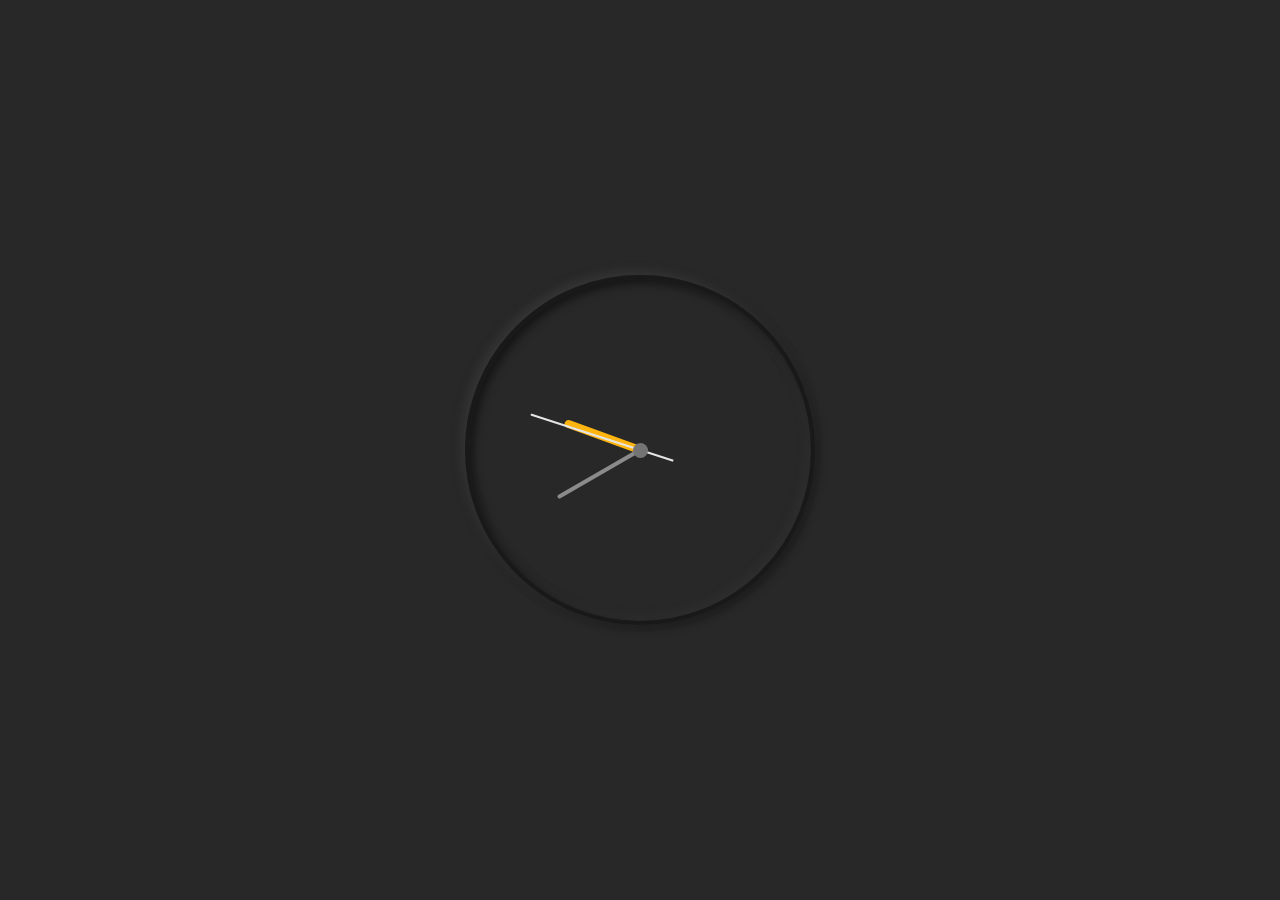
<file: Clock/index.html>
<!DOCTYPE html>
<html lang="en" >
<head>
  <meta charset="UTF-8">
  <title>Javascript Clock</title>
  <link rel="stylesheet" href="./style.css">

</head>
<body>

<div class="clock">

        <div class="hour">
            <div class="hr" id="hr"></div>
        </div>

        <div class="min">
            <div class="mn" id="mn"></div>
        </div>

        <div class="sec">
            <div class="sc" id="sc"></div>
        </div>

    </div>

  <script  src="./script.js"></script>

</body>
</html>
</file>
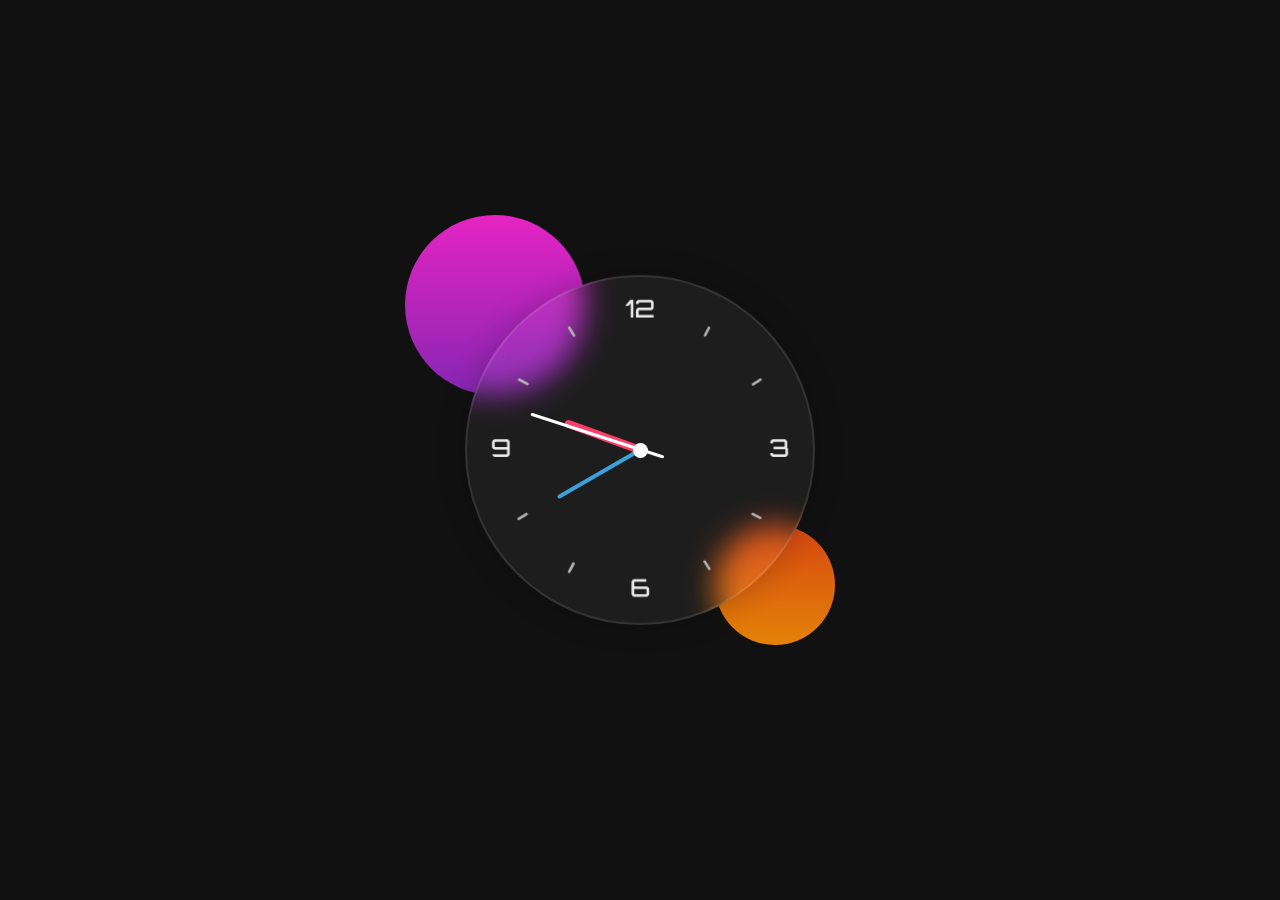
<file: Glassmorphism-Analog-Clock-using-CSS-and-JavaScript-Main/index.html>
<!DOCTYPE html>
<html lang="en">

<head>

    <title>Glassmorphism-Analog-Clock</title>

    <!-- CSS File -->
    <link rel="stylesheet" href="css/style.css">

</head>

<body>

    <div class="container">

        <div class="circle"></div>
        <div class="circle"></div>

        <div class="clock">
            <div class="clock-bg">
                <img src="images/clock.png" alt="...">
            </div>
            <div class="hour">
                <span class="hr" id="hr"></span>
            </div>
            <div class="minute">
                <span class="min" id="min"></span>
            </div>
            <div class="second">
                <span class="sec" id="sec"></span>
            </div>
        </div>

    </div>

    <!-- JS File -->
    <script type="text/javascript" src="js/script.js"></script>

</body>

</html>
</file>
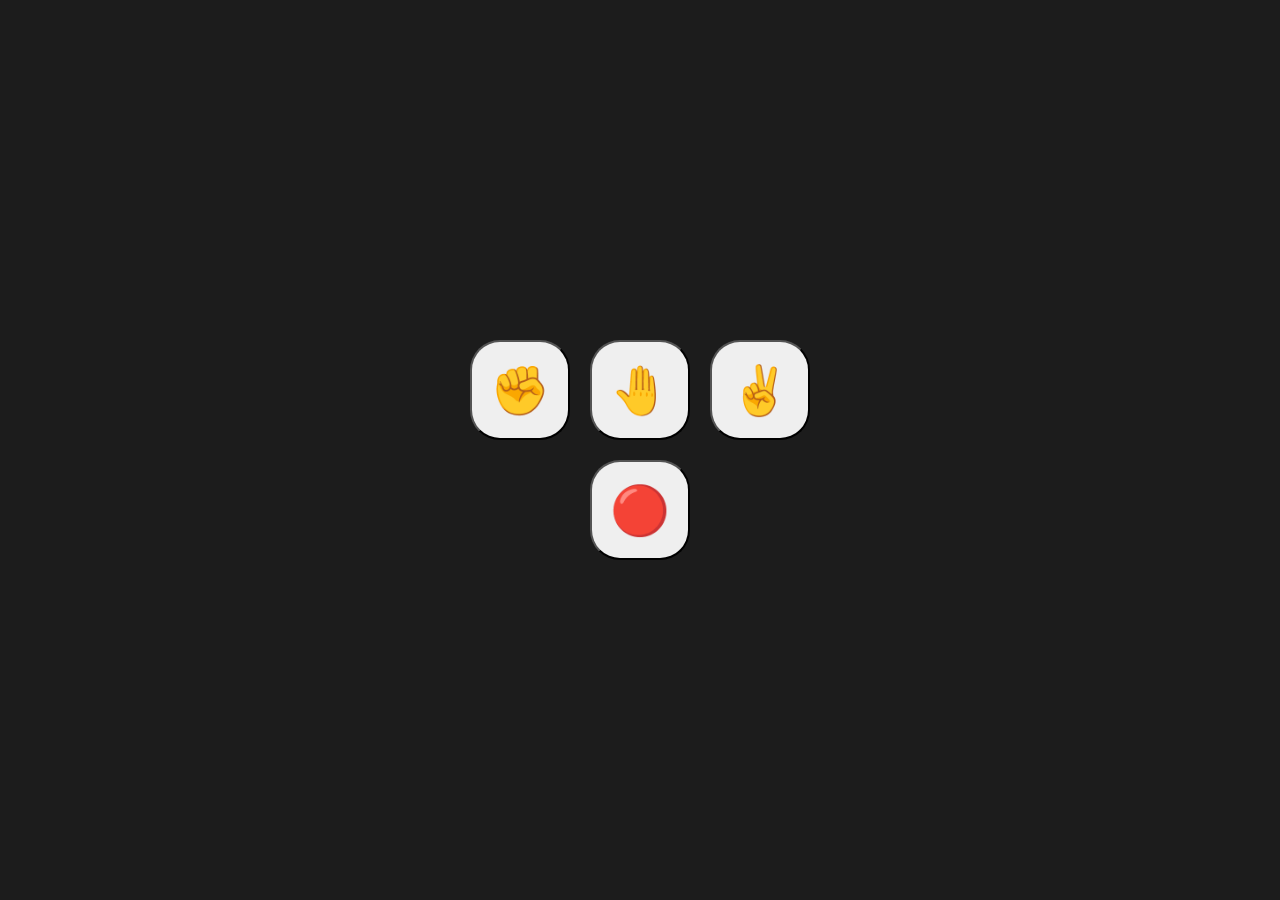
<file: RPS/index.html>
<!DOCTYPE html>
<html>

<head>
  <meta charset="utf-8">
  <meta name="viewport" content="width=device-width">
  <title>replit</title>
  <link href="style.css" rel="stylesheet" type="text/css" />
</head>

<body>
  <div class="wrapper">
    <div class="buttons">
      <button class="rpsButton" value="Rock">✊</button>
      <button class="rpsButton" value="Paper">🤚</button>
      <button class="rpsButton" value="Scissors">✌️</button>
    </div>
    <div class="resultContainer">
      <div id="player-score"></div>
      <div id="hands"></div>
      <div id="result"></div>
      <button id='endGameButton'>🔴</button>
    </div>
  </div>

  <script src="script.js"></script>
</body>

</html>
</file>
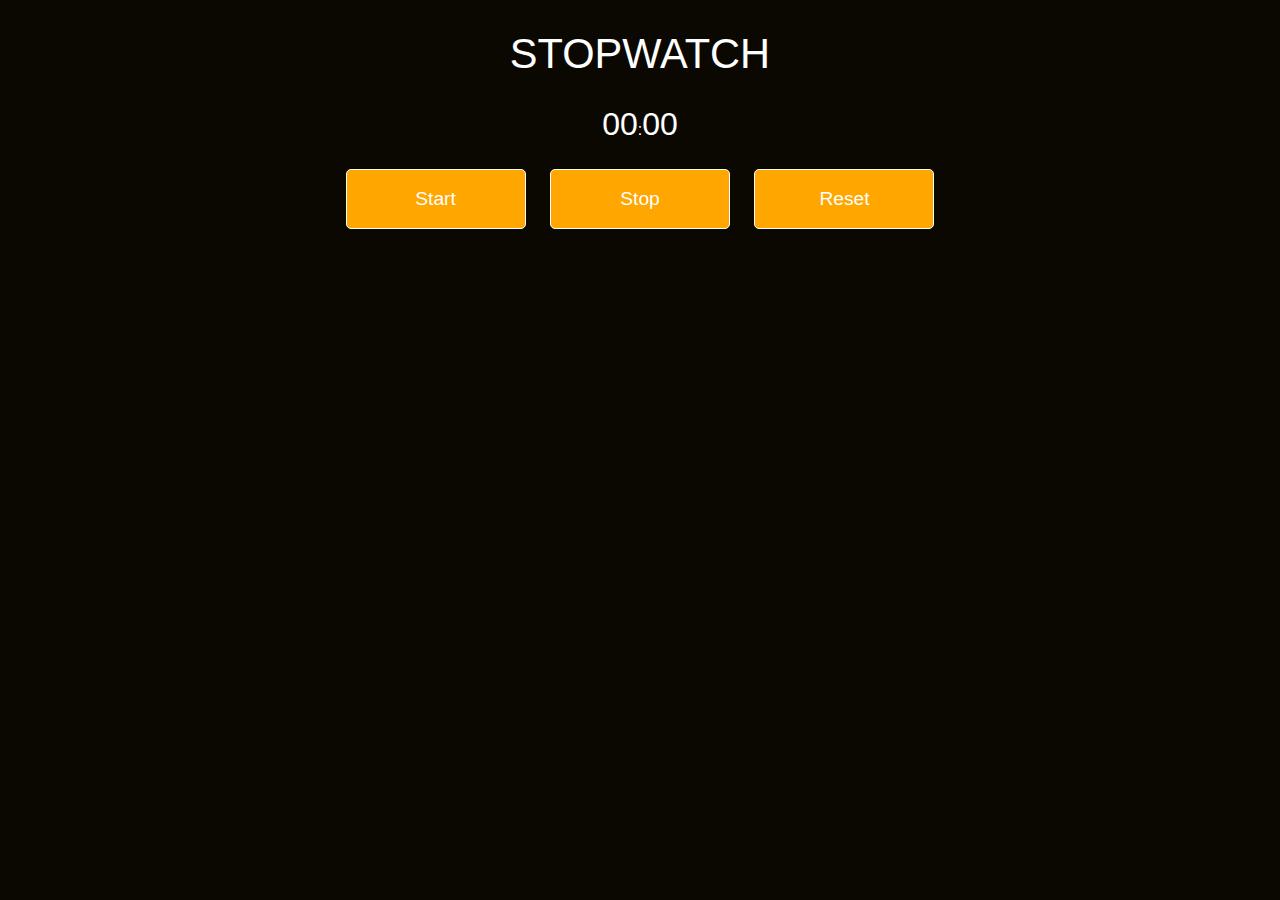
<file: STOP-WATCH/index.html>
<!DOCTYPE html>
<html lang="en">
  <head>
    <meta charset="UTF-8" />
    <meta http-equiv="X-UA-Compatible" content="IE=edge" />
    <meta name="viewport" content="width=device-width, initial-scale=1.0" />
    <link rel="stylesheet" href="style.css" />
    <title>Stopwatch</title>
  </head>
  <body>
    <div class="wrapper">
      <h1>Stopwatch</h1>
      <p><span id="seconds">00</span>:<span id="tens">00</span></p>
      <button id="button-start">Start</button>
      <button id="button-stop">Stop</button>
      <button id="button-reset">Reset</button>
    </div>
    <script src="./script.js"></script>
  </body>
</html>
</file>
<file: Clock/style.css>
* {
  margin: 0;
  padding: 0;
  box-sizing: border-box;
}

body {
  display: flex;
  justify-content: center;
  align-items: center;
  min-height: 100vh;
  background: #282828;
}

.clock {
  display: flex;
  width: 350px;
  height: 350px;
  justify-content: center;
  align-items: center;
  background: url(http://samuel-garcia.site/img/clock-sam.png);
  background-size: cover;
  border: 4px solid #191919;
  border-radius: 50%;
  box-shadow: -4px -4px 10px rgba(67, 67, 67, 0.5), inset 4px 4px 10px rgba(0, 0, 0, 0.5), inset -4px -4px 10px rgba(67, 67, 67, 0.3), 4px 4px 10px rgba(0, 0, 0, 0.3);
}

.clock:before {
  content: "";
  position: absolute;
  width: 15px;
  height: 15px;
  background: #747474;
  border-radius: 50%;
  z-index: 999;
}

.clock .hour,
.clock .min,
.clock .sec {
  position: absolute;
}

.clock .hour, .hr {
  width: 160px;
  height: 160px;
}

.clock .min, .mn {
  width: 190px;
  height: 190px;
}

.clock .sec, .sc {
  width: 230px;
  height: 230px;
}

.hr, .mn, .sc {
  display: flex;
  justify-content: center;
  /*align-items: center;*/
  position: absolute;
  border-radius: 50%;
}

.hr:before {
  content: "";
  position: absolute;
  width: 8px;
  height: 80px;
  background: #ffb510;
  z-index: 9;
  border-radius: 6px 6px 0 0;
}

.mn:before {
  content: "";
  position: absolute;
  width: 4px;
  height: 90px;
  background: #8b8b8b;
  z-index: 10;
  border-radius: 6px 6px 0 0;
}

.sc:before {
  content: "";
  position: absolute;
  width: 2px;
  height: 150px;
  background: #e5e5e5;
  z-index: 11;
  border-radius: 6px 6px 0 0;
}
</file>
<file: Glassmorphism-Analog-Clock-using-CSS-and-JavaScript-Main/css/style.css>
* {
    margin: 0;
    padding: 0;
    box-sizing: border-box;
}

body {
    height: 100vh;
    display: flex;
    align-items: center;
    justify-content: center;
    background: #111;
}

.container {
    position: relative;
}

.container .circle {
    position: absolute;
    border-radius: 50%;
    pointer-events: none;
    animation: 2s ease-in infinite alternate;
}

.container .circle:nth-child(1) {
    width: 180px;
    height: 180px;
    top: -60px;
    left: -60px;
    background: linear-gradient(
        #e524c3, #8626b2
    );
    animation-name: move-up;
}

@keyframes move-up {
    to {
        transform: translateY(-10px);
    }
}

.container .circle:nth-child(2) {
    width: 120px;
    height: 120px;
    bottom: -20px;
    right: -20px;
    background: linear-gradient(
        #d64612, #e48307
    );
    animation-name: move-down;
}

@keyframes move-down {
    to {
        transform: translateY(10px);
    }
}

.clock {
    width: 350px;
    height: 350px;
    display: flex;
    align-items: center;
    justify-content: center;
    border: 2px solid rgba(255, 255, 255, .1);
    border-radius: 50%;
    backdrop-filter: blur(15px);
    background: rgba(255, 255, 255, .05);
    box-shadow: 0 0 30px rgba(0, 0, 0, .2);
}

.clock .clock-bg img {
    width: 100%;
    height: 100%;
}

.clock::before {
    content: '';
    position: absolute;
    width: 15px;
    height: 15px;
    background: #fff;
    border-radius: 50%;
    z-index: 15;
}

.clock .hour,
.clock .minute,
.clock .second {
    position: absolute;
}

.clock .hour,
.clock .hour .hr {
    width: 160px;
    height: 160px;
}

.clock .minute,
.clock .minute .min {
    width: 190px;
    height: 190px;
}

.clock .second,
.clock .second .sec {
    width: 230px;
    height: 230px;
}

.clock .hour .hr,
.clock .minute .min,
.clock .second .sec {
    display: flex;
    justify-content: center;
    position: absolute;
    border-radius: 50%;
}

.clock .hour .hr::before {
    content: '';
    position: absolute;
    width: 8px;
    height: 80px;
    background: #ff3d68;
    z-index: 10;
    border-radius: 10px;
}

.clock .minute .min::before {
    content: '';
    position: absolute;
    width: 4px;
    height: 90px;
    background: #39a2db;
    z-index: 11;
    border-radius: 8px;
}

.clock .second .sec::before {
    content: '';
    position: absolute;
    width: 3px;
    height: 140px;
    background: #fff;
    z-index: 12;
    border-radius: 2px;
}
</file>
<file: RPS/style.css>
html, body {
    height: 100%;
    width: 100%;
    padding: 0;
    margin:0;
  }
  
  .wrapper {
    background: #1c1c1c;
    color: white;
    display: flex;
    align-items: center;
    justify-content: center;
    width: 100%;
    height: 100%;
    flex-direction: column;
  }
  
  .buttons {
    display: flex;
    gap: 20px;
  }
  
  button {
    height: 100px;
    width: 100px;
    font-size: 48px;
    border-radius: 30px;
    cursor: pointer;
    
  }
  
  .resultContainer {
    font-size: 2rem;
    text-align: center;
    margin-top: 20px;
  }
</file>
<file: STOP-WATCH/style.css>
body {
    background: #0b0801;
    font-family: 'HelveticaNeue-Light', 'Helvetica Neue Light', 'Helvetica Neue',
      Helvetica, Arial, 'Lucida Grande', sans-serif;
    height: 100%;
  }
  
  .wrapper {
    width: 800px;
    margin: 30px auto;
    color: white;
    text-align: center;
  }
  
  h1,
  h2,
  h3 {
    font-family:'Franklin Gothic Medium', 'Arial Narrow', Arial, sans-serif;
    font-weight: 100;
    font-size: 2.6em;
    text-transform: uppercase;
  }
  
  #seconds,
  #tens {
    font-size: 2em;
  }
  
  button {
    border-radius: 5px;
    background: #ffa600;
    color: white;
    border: solid 1px white;
    text-decoration: none;
    cursor: pointer;
    font-size: 1.2em;
    padding: 18px 10px;
    width: 180px;
    margin: 10px;
    outline: none;
    &:hover {
      @include transition;
      background: white;
      border: solid 1px white;
      color: #ffa600;
    }
  }
</file>
